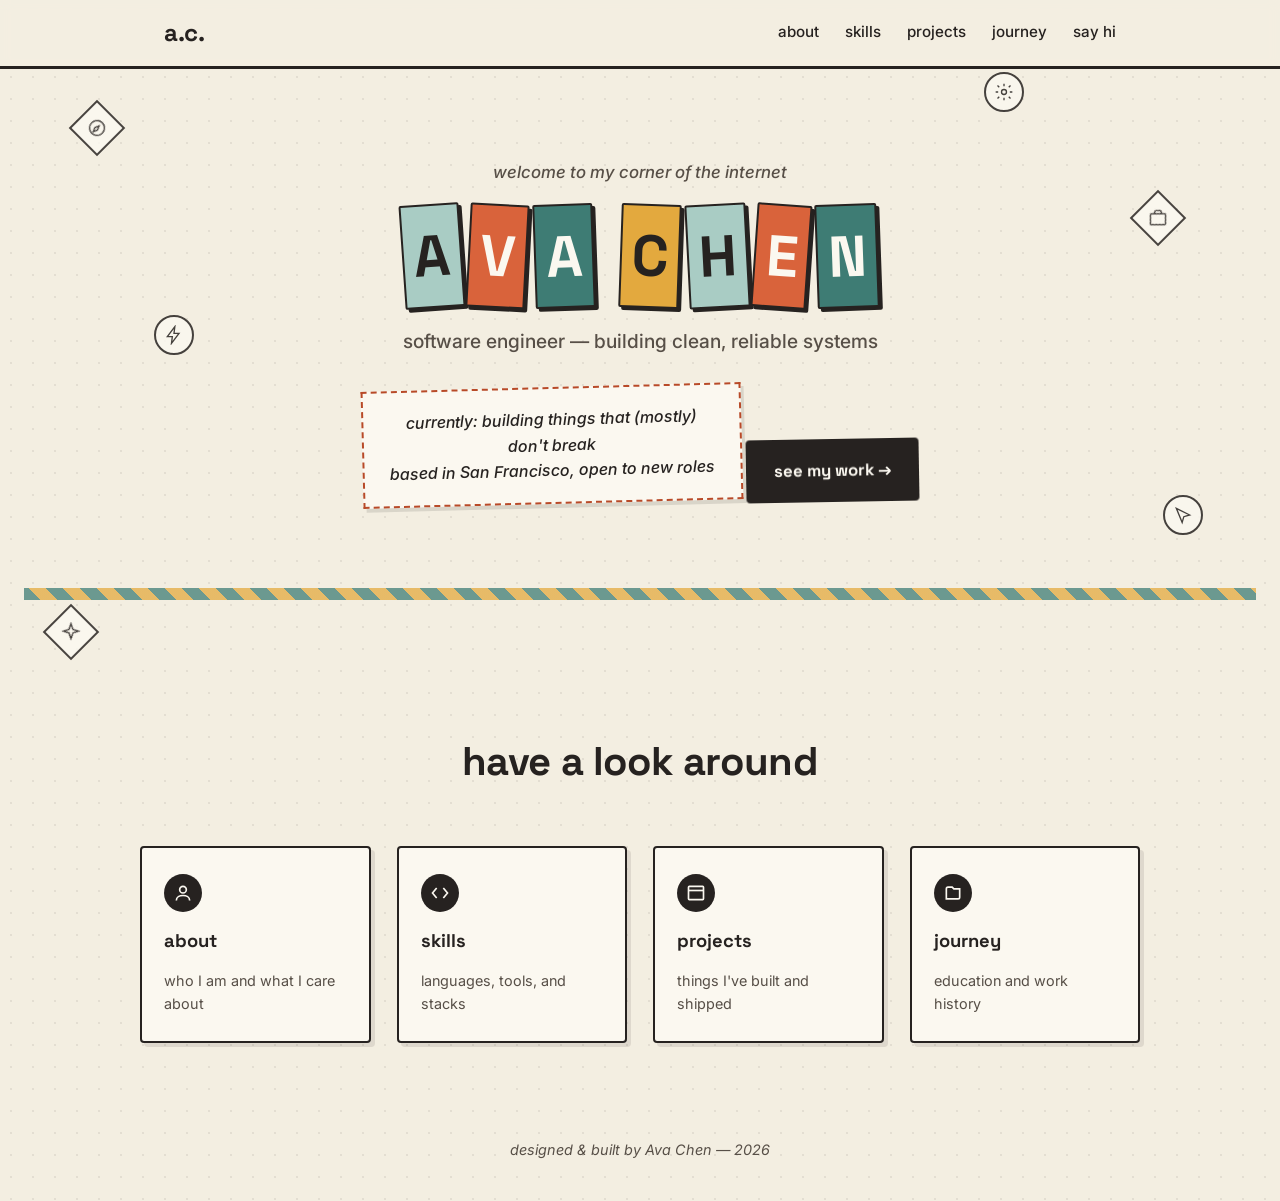
<file: index.html>
<!DOCTYPE html>
<html lang="en">
<head>
<meta charset="UTF-8">
<meta name="viewport" content="width=device-width, initial-scale=1.0">
<title>Ava Chen — Software Engineer</title>
<meta name="description" content="Ava Chen — software engineer portfolio">
<link rel="preconnect" href="https://fonts.googleapis.com">
<link rel="preconnect" href="https://fonts.gstatic.com" crossorigin>
<link href="https://fonts.googleapis.com/css2?family=Space+Grotesk:wght@500;700&family=Inter:ital,wght@0,400;0,500;0,600;0,700;1,400;1,500&display=swap" rel="stylesheet">
<link rel="stylesheet" href="style.css">

</head>
<body>

<div class="floaters" aria-hidden="true">
  <span class="floater diamond s1"><svg viewBox="0 0 24 24" fill="none" stroke="#262220" stroke-width="1.6"><circle cx="12" cy="12" r="9"/><path d="M14.5 9.5l-2 5-5 2 2-5z"/></svg></span>
  <span class="floater h1"><svg viewBox="0 0 24 24" fill="none" stroke="#262220" stroke-width="1.6"><circle cx="12" cy="12" r="3"/><path d="M12 2v3M12 19v3M4.2 4.2l2.1 2.1M17.7 17.7l2.1 2.1M2 12h3M19 12h3M4.2 19.8l2.1-2.1M17.7 6.3l2.1-2.1"/></svg></span>
  <span class="floater diamond s2"><svg viewBox="0 0 24 24" fill="none" stroke="#262220" stroke-width="1.6"><rect x="3" y="7" width="18" height="13" rx="1"/><path d="M8 7V5a2 2 0 012-2h4a2 2 0 012 2v2"/></svg></span>
  <span class="floater b1"><svg viewBox="0 0 24 24" fill="none" stroke="#262220" stroke-width="1.6"><path d="M13 2L4 14h6l-1 8 9-12h-6l1-8z"/></svg></span>
  <span class="floater diamond s3"><svg viewBox="0 0 24 24" fill="none" stroke="#262220" stroke-width="1.6"><path d="M12 2l2.4 6.9L21 11l-6.6 2.1L12 20l-2.4-6.9L3 11l6.6-2.1z"/></svg></span>
  <span class="floater h2"><svg viewBox="0 0 24 24" fill="none" stroke="#262220" stroke-width="1.6"><path d="M4 4l16 8-7 2-2 7z"/></svg></span>
</div>

<nav class="tape-nav">
  <div class="nav-inner">
    <a href="index.html" class="nav-logo">a.c.</a>
    <div class="nav-links">
      <a href="about.html">about</a>
      <a href="skills.html">skills</a>
      <a href="projects.html">projects</a>
      <a href="journey.html">journey</a>
      <a href="contact.html">say hi</a>
    </div>
  </div>
</nav>

<!-- ============ HERO ============ -->
<header id="top" class="hero">
  <div class="hero-inner">
    <p class="kicker">welcome to my corner of the internet</p>
    <h1 class="cutout-title" aria-label="Ava Chen">
      <span class="cutout tape-blue">A</span><span class="cutout tape-pink">V</span><span class="cutout tape-green">A</span>
      <span class="cutout-gap"></span>
      <span class="cutout tape-yellow">C</span><span class="cutout tape-blue">H</span><span class="cutout tape-pink">E</span><span class="cutout tape-green">N</span>
    </h1>
    <p class="hero-sub">software engineer — building clean, reliable systems</p>
    <div class="sticky-note note-rotate-1">
      <p>currently: building things that (mostly) don't break<br>based in San Francisco, open to new roles</p>
    </div>
    <a href="projects.html" class="btn-stamp">see my work &rarr;</a>
  </div>
  <div class="washi-strip"></div>
</header>

<!-- ============ SITE MAP / QUICK LINKS ============ -->
<section class="section">
  <div class="section-inner">
    <h2 class="handwritten-heading center">have a look around</h2>
    <div class="skills-grid">

      <a href="about.html" class="skill-card tilt-a link-card">
        <span class="skill-sticker"><svg viewBox="0 0 24 24" fill="none" stroke="currentColor" stroke-width="2"><circle cx="12" cy="8" r="4"/><path d="M4 21c0-4 4-6 8-6s8 2 8 6"/></svg></span>
        <h3>about</h3>
        <p class="link-card-desc">who I am and what I care about</p>
      </a>

      <a href="skills.html" class="skill-card tilt-b link-card">
        <span class="skill-sticker"><svg viewBox="0 0 24 24" fill="none" stroke="currentColor" stroke-width="2"><polyline points="8 6 3 12 8 18"/><polyline points="16 6 21 12 16 18"/></svg></span>
        <h3>skills</h3>
        <p class="link-card-desc">languages, tools, and stacks</p>
      </a>

      <a href="projects.html" class="skill-card tilt-a link-card">
        <span class="skill-sticker"><svg viewBox="0 0 24 24" fill="none" stroke="currentColor" stroke-width="2"><rect x="3" y="4" width="18" height="16" rx="1"/><path d="M3 9h18"/></svg></span>
        <h3>projects</h3>
        <p class="link-card-desc">things I've built and shipped</p>
      </a>

      <a href="journey.html" class="skill-card tilt-b link-card">
        <span class="skill-sticker"><svg viewBox="0 0 24 24" fill="none" stroke="currentColor" stroke-width="2"><path d="M4 19V7a2 2 0 012-2h5l2 2h7v10a2 2 0 01-2 2H4z"/></svg></span>
        <h3>journey</h3>
        <p class="link-card-desc">education and work history</p>
      </a>

    </div>
  </div>
</section>

<footer class="footer">
  <p>designed &amp; built by Ava Chen — <span id="year"></span></p>
</footer>

<script src="script.js"></script>
</body>
</html>
</file>
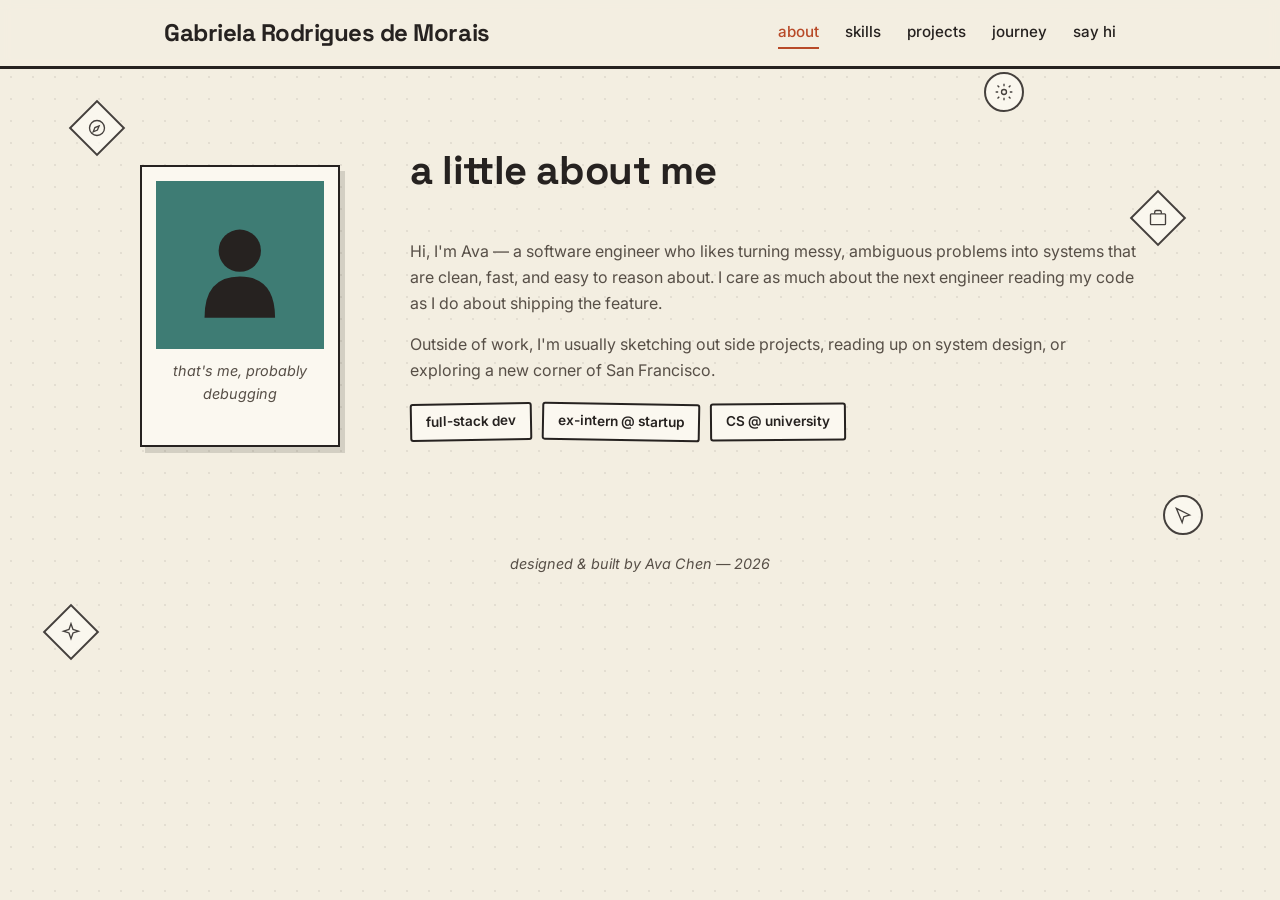
<file: about.html>
<!DOCTYPE html>
<html lang="en">
<head>
<meta charset="UTF-8">
<meta name="viewport" content="width=device-width, initial-scale=1.0">
<title>About — Ava Chen</title>
<meta name="description" content="Gabriela Rodrigues de Morais - CS portfolio">
<link rel="preconnect" href="https://fonts.googleapis.com">
<link rel="preconnect" href="https://fonts.gstatic.com" crossorigin>
<link href="https://fonts.googleapis.com/css2?family=Space+Grotesk:wght@500;700&family=Inter:ital,wght@0,400;0,500;0,600;0,700;1,400;1,500&display=swap" rel="stylesheet">
<link rel="stylesheet" href="style.css">

</head>
<body>

<div class="floaters" aria-hidden="true">
  <span class="floater diamond s1"><svg viewBox="0 0 24 24" fill="none" stroke="#262220" stroke-width="1.6"><circle cx="12" cy="12" r="9"/><path d="M14.5 9.5l-2 5-5 2 2-5z"/></svg></span>
  <span class="floater h1"><svg viewBox="0 0 24 24" fill="none" stroke="#262220" stroke-width="1.6"><circle cx="12" cy="12" r="3"/><path d="M12 2v3M12 19v3M4.2 4.2l2.1 2.1M17.7 17.7l2.1 2.1M2 12h3M19 12h3M4.2 19.8l2.1-2.1M17.7 6.3l2.1-2.1"/></svg></span>
  <span class="floater diamond s2"><svg viewBox="0 0 24 24" fill="none" stroke="#262220" stroke-width="1.6"><rect x="3" y="7" width="18" height="13" rx="1"/><path d="M8 7V5a2 2 0 012-2h4a2 2 0 012 2v2"/></svg></span>
  <span class="floater b1"><svg viewBox="0 0 24 24" fill="none" stroke="#262220" stroke-width="1.6"><path d="M13 2L4 14h6l-1 8 9-12h-6l1-8z"/></svg></span>
  <span class="floater diamond s3"><svg viewBox="0 0 24 24" fill="none" stroke="#262220" stroke-width="1.6"><path d="M12 2l2.4 6.9L21 11l-6.6 2.1L12 20l-2.4-6.9L3 11l6.6-2.1z"/></svg></span>
  <span class="floater h2"><svg viewBox="0 0 24 24" fill="none" stroke="#262220" stroke-width="1.6"><path d="M4 4l16 8-7 2-2 7z"/></svg></span>
</div>

<nav class="tape-nav">
  <div class="nav-inner">
    <a href="index.html" class="nav-logo">Gabriela Rodrigues de Morais</a>
    <div class="nav-links">
      <a href="about.html" class="active" aria-current="page">about</a>
      <a href="skills.html">skills</a>
      <a href="projects.html">projects</a>
      <a href="journey.html">journey</a>
      <a href="contact.html">say hi</a>
    </div>
  </div>
</nav>

<section id="about" class="section page-section">
  <div class="section-inner about-grid">
    <div class="polaroid pol-rotate-1">
      <div class="polaroid-photo" aria-hidden="true">
        <svg viewBox="0 0 100 100" xmlns="http://www.w3.org/2000/svg">
          <circle cx="50" cy="38" r="18" fill="#262220"/>
          <path d="M20 95 Q20 60 50 60 Q80 60 80 95 Z" fill="#262220"/>
        </svg>
      </div>
      <p class="polaroid-caption">that's me, probably debugging</p>
    </div>
    <div class="about-text">
      <h2 class="handwritten-heading">a little about me</h2>
      <p>Hi, I'm Ava — a software engineer who likes turning messy, ambiguous problems into systems that are clean, fast, and easy to reason about. I care as much about the next engineer reading my code as I do about shipping the feature.</p>
      <p>Outside of work, I'm usually sketching out side projects, reading up on system design, or exploring a new corner of San Francisco.</p>
      <div class="tag-strip">
        <span class="washi-tag">full-stack dev</span>
        <span class="washi-tag">ex-intern @ startup</span>
        <span class="washi-tag">CS @ university</span>
      </div>
    </div>
  </div>
</section>

<footer class="footer">
  <p>designed &amp; built by Ava Chen — <span id="year"></span></p>
</footer>

<script src="script.js"></script>
</body>
</html>
</file>
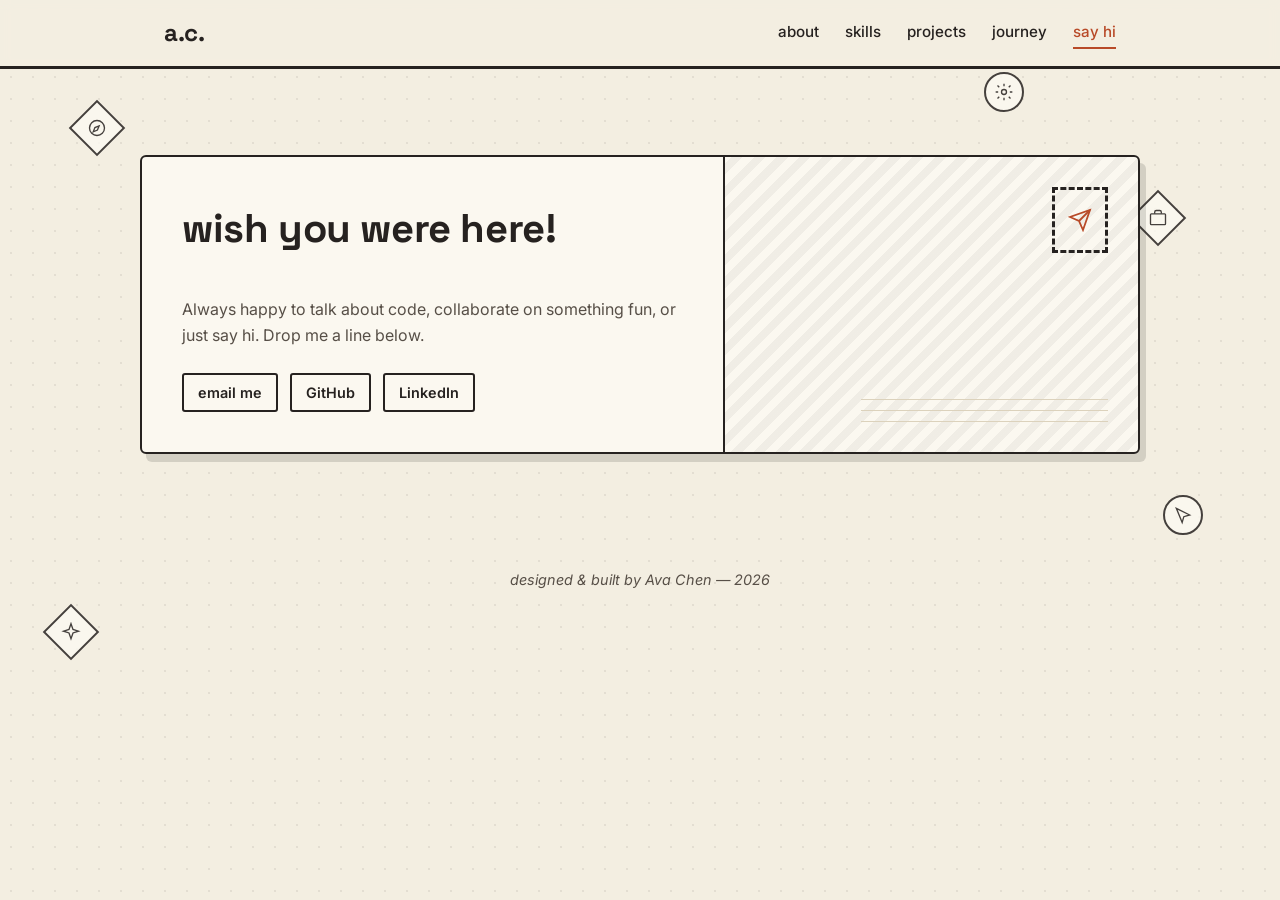
<file: contact.html>
<!DOCTYPE html>
<html lang="en">
<head>
<meta charset="UTF-8">
<meta name="viewport" content="width=device-width, initial-scale=1.0">
<title>Contact — Ava Chen</title>
<meta name="description" content="Ava Chen — software engineer portfolio">
<link rel="preconnect" href="https://fonts.googleapis.com">
<link rel="preconnect" href="https://fonts.gstatic.com" crossorigin>
<link href="https://fonts.googleapis.com/css2?family=Space+Grotesk:wght@500;700&family=Inter:ital,wght@0,400;0,500;0,600;0,700;1,400;1,500&display=swap" rel="stylesheet">
<link rel="stylesheet" href="style.css">

</head>
<body>

<div class="floaters" aria-hidden="true">
  <span class="floater diamond s1"><svg viewBox="0 0 24 24" fill="none" stroke="#262220" stroke-width="1.6"><circle cx="12" cy="12" r="9"/><path d="M14.5 9.5l-2 5-5 2 2-5z"/></svg></span>
  <span class="floater h1"><svg viewBox="0 0 24 24" fill="none" stroke="#262220" stroke-width="1.6"><circle cx="12" cy="12" r="3"/><path d="M12 2v3M12 19v3M4.2 4.2l2.1 2.1M17.7 17.7l2.1 2.1M2 12h3M19 12h3M4.2 19.8l2.1-2.1M17.7 6.3l2.1-2.1"/></svg></span>
  <span class="floater diamond s2"><svg viewBox="0 0 24 24" fill="none" stroke="#262220" stroke-width="1.6"><rect x="3" y="7" width="18" height="13" rx="1"/><path d="M8 7V5a2 2 0 012-2h4a2 2 0 012 2v2"/></svg></span>
  <span class="floater b1"><svg viewBox="0 0 24 24" fill="none" stroke="#262220" stroke-width="1.6"><path d="M13 2L4 14h6l-1 8 9-12h-6l1-8z"/></svg></span>
  <span class="floater diamond s3"><svg viewBox="0 0 24 24" fill="none" stroke="#262220" stroke-width="1.6"><path d="M12 2l2.4 6.9L21 11l-6.6 2.1L12 20l-2.4-6.9L3 11l6.6-2.1z"/></svg></span>
  <span class="floater h2"><svg viewBox="0 0 24 24" fill="none" stroke="#262220" stroke-width="1.6"><path d="M4 4l16 8-7 2-2 7z"/></svg></span>
</div>

<nav class="tape-nav">
  <div class="nav-inner">
    <a href="index.html" class="nav-logo">a.c.</a>
    <div class="nav-links">
      <a href="about.html">about</a>
      <a href="skills.html">skills</a>
      <a href="projects.html">projects</a>
      <a href="journey.html">journey</a>
      <a href="contact.html" class="active" aria-current="page">say hi</a>
    </div>
  </div>
</nav>

<section id="contact" class="section postcard-section page-section">
  <div class="section-inner">
    <div class="postcard">
      <div class="postcard-left">
        <h2 class="handwritten-heading">wish you were here!</h2>
        <p>Always happy to talk about code, collaborate on something fun, or just say hi. Drop me a line below.</p>
        <div class="postcard-links">
          <a href="mailto:ava.chen@example.com" class="stamp-link">email me</a>
          <a href="#" class="stamp-link">GitHub</a>
          <a href="#" class="stamp-link">LinkedIn</a>
        </div>
      </div>
      <div class="postcard-right" aria-hidden="true">
        <div class="stamp">
          <svg viewBox="0 0 24 24" fill="none" stroke="currentColor" stroke-width="1.8"><path d="M22 2L11 13"/><path d="M22 2l-7 20-4-9-9-4z"/></svg>
        </div>
        <div class="postcard-lines">
          <span></span><span></span><span></span>
        </div>
      </div>
    </div>
  </div>
</section>

<footer class="footer">
  <p>designed &amp; built by Ava Chen — <span id="year"></span></p>
</footer>

<script src="script.js"></script>
</body>
</html>
</file>
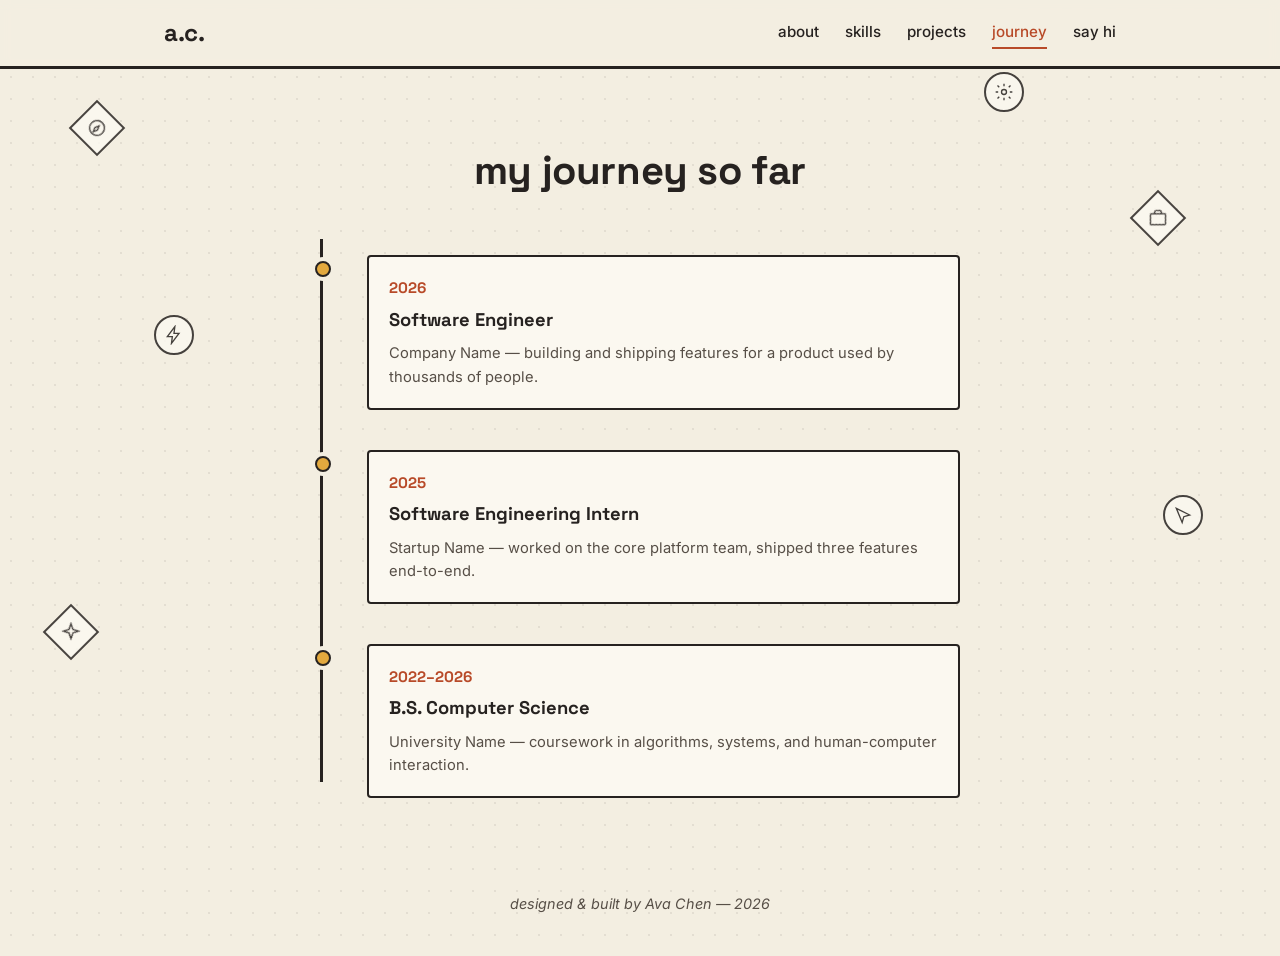
<file: journey.html>
<!DOCTYPE html>
<html lang="en">
<head>
<meta charset="UTF-8">
<meta name="viewport" content="width=device-width, initial-scale=1.0">
<title>Journey — Ava Chen</title>
<meta name="description" content="Ava Chen — software engineer portfolio">
<link rel="preconnect" href="https://fonts.googleapis.com">
<link rel="preconnect" href="https://fonts.gstatic.com" crossorigin>
<link href="https://fonts.googleapis.com/css2?family=Space+Grotesk:wght@500;700&family=Inter:ital,wght@0,400;0,500;0,600;0,700;1,400;1,500&display=swap" rel="stylesheet">
<link rel="stylesheet" href="style.css">

</head>
<body>

<div class="floaters" aria-hidden="true">
  <span class="floater diamond s1"><svg viewBox="0 0 24 24" fill="none" stroke="#262220" stroke-width="1.6"><circle cx="12" cy="12" r="9"/><path d="M14.5 9.5l-2 5-5 2 2-5z"/></svg></span>
  <span class="floater h1"><svg viewBox="0 0 24 24" fill="none" stroke="#262220" stroke-width="1.6"><circle cx="12" cy="12" r="3"/><path d="M12 2v3M12 19v3M4.2 4.2l2.1 2.1M17.7 17.7l2.1 2.1M2 12h3M19 12h3M4.2 19.8l2.1-2.1M17.7 6.3l2.1-2.1"/></svg></span>
  <span class="floater diamond s2"><svg viewBox="0 0 24 24" fill="none" stroke="#262220" stroke-width="1.6"><rect x="3" y="7" width="18" height="13" rx="1"/><path d="M8 7V5a2 2 0 012-2h4a2 2 0 012 2v2"/></svg></span>
  <span class="floater b1"><svg viewBox="0 0 24 24" fill="none" stroke="#262220" stroke-width="1.6"><path d="M13 2L4 14h6l-1 8 9-12h-6l1-8z"/></svg></span>
  <span class="floater diamond s3"><svg viewBox="0 0 24 24" fill="none" stroke="#262220" stroke-width="1.6"><path d="M12 2l2.4 6.9L21 11l-6.6 2.1L12 20l-2.4-6.9L3 11l6.6-2.1z"/></svg></span>
  <span class="floater h2"><svg viewBox="0 0 24 24" fill="none" stroke="#262220" stroke-width="1.6"><path d="M4 4l16 8-7 2-2 7z"/></svg></span>
</div>

<nav class="tape-nav">
  <div class="nav-inner">
    <a href="index.html" class="nav-logo">a.c.</a>
    <div class="nav-links">
      <a href="about.html">about</a>
      <a href="skills.html">skills</a>
      <a href="projects.html">projects</a>
      <a href="journey.html" class="active" aria-current="page">journey</a>
      <a href="contact.html">say hi</a>
    </div>
  </div>
</nav>

<section id="timeline" class="section page-section">
  <div class="section-inner">
    <h2 class="handwritten-heading center">my journey so far</h2>
    <div class="timeline">

      <div class="timeline-item left">
        <div class="timeline-tape"></div>
        <div class="timeline-card">
          <span class="timeline-date">2026</span>
          <h3>Software Engineer</h3>
          <p>Company Name — building and shipping features for a product used by thousands of people.</p>
        </div>
      </div>

      <div class="timeline-item right">
        <div class="timeline-tape"></div>
        <div class="timeline-card">
          <span class="timeline-date">2025</span>
          <h3>Software Engineering Intern</h3>
          <p>Startup Name — worked on the core platform team, shipped three features end-to-end.</p>
        </div>
      </div>

      <div class="timeline-item left">
        <div class="timeline-tape"></div>
        <div class="timeline-card">
          <span class="timeline-date">2022–2026</span>
          <h3>B.S. Computer Science</h3>
          <p>University Name — coursework in algorithms, systems, and human-computer interaction.</p>
        </div>
      </div>

    </div>
  </div>
</section>

<footer class="footer">
  <p>designed &amp; built by Ava Chen — <span id="year"></span></p>
</footer>

<script src="script.js"></script>
</body>
</html>
</file>
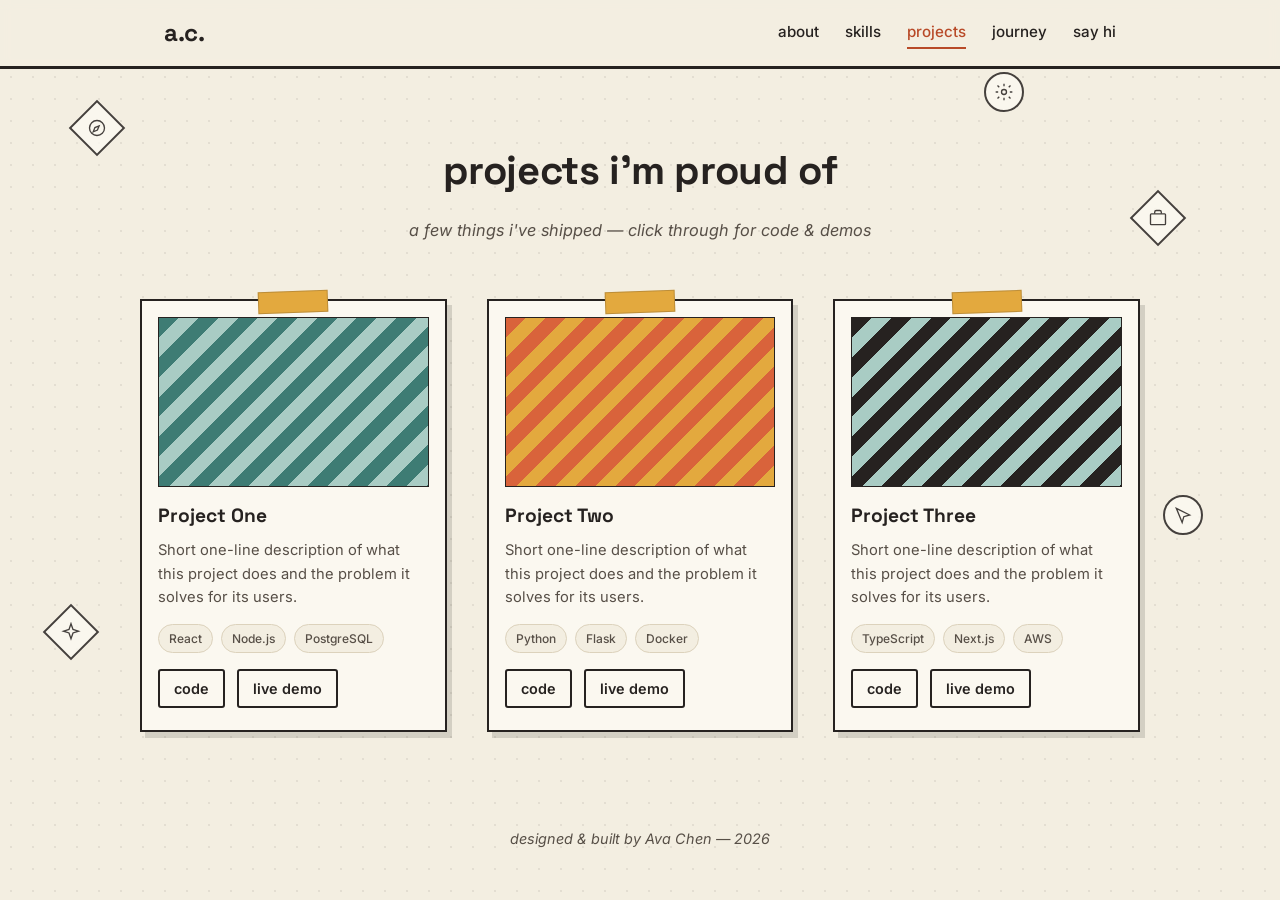
<file: projects.html>
<!DOCTYPE html>
<html lang="en">
<head>
<meta charset="UTF-8">
<meta name="viewport" content="width=device-width, initial-scale=1.0">
<title>Projects — Ava Chen</title>
<meta name="description" content="Ava Chen — software engineer portfolio">
<link rel="preconnect" href="https://fonts.googleapis.com">
<link rel="preconnect" href="https://fonts.gstatic.com" crossorigin>
<link href="https://fonts.googleapis.com/css2?family=Space+Grotesk:wght@500;700&family=Inter:ital,wght@0,400;0,500;0,600;0,700;1,400;1,500&display=swap" rel="stylesheet">
<link rel="stylesheet" href="style.css">

</head>
<body>

<div class="floaters" aria-hidden="true">
  <span class="floater diamond s1"><svg viewBox="0 0 24 24" fill="none" stroke="#262220" stroke-width="1.6"><circle cx="12" cy="12" r="9"/><path d="M14.5 9.5l-2 5-5 2 2-5z"/></svg></span>
  <span class="floater h1"><svg viewBox="0 0 24 24" fill="none" stroke="#262220" stroke-width="1.6"><circle cx="12" cy="12" r="3"/><path d="M12 2v3M12 19v3M4.2 4.2l2.1 2.1M17.7 17.7l2.1 2.1M2 12h3M19 12h3M4.2 19.8l2.1-2.1M17.7 6.3l2.1-2.1"/></svg></span>
  <span class="floater diamond s2"><svg viewBox="0 0 24 24" fill="none" stroke="#262220" stroke-width="1.6"><rect x="3" y="7" width="18" height="13" rx="1"/><path d="M8 7V5a2 2 0 012-2h4a2 2 0 012 2v2"/></svg></span>
  <span class="floater b1"><svg viewBox="0 0 24 24" fill="none" stroke="#262220" stroke-width="1.6"><path d="M13 2L4 14h6l-1 8 9-12h-6l1-8z"/></svg></span>
  <span class="floater diamond s3"><svg viewBox="0 0 24 24" fill="none" stroke="#262220" stroke-width="1.6"><path d="M12 2l2.4 6.9L21 11l-6.6 2.1L12 20l-2.4-6.9L3 11l6.6-2.1z"/></svg></span>
  <span class="floater h2"><svg viewBox="0 0 24 24" fill="none" stroke="#262220" stroke-width="1.6"><path d="M4 4l16 8-7 2-2 7z"/></svg></span>
</div>

<nav class="tape-nav">
  <div class="nav-inner">
    <a href="index.html" class="nav-logo">a.c.</a>
    <div class="nav-links">
      <a href="about.html">about</a>
      <a href="skills.html">skills</a>
      <a href="projects.html" class="active" aria-current="page">projects</a>
      <a href="journey.html">journey</a>
      <a href="contact.html">say hi</a>
    </div>
  </div>
</nav>

<section id="projects" class="section page-section">
  <div class="section-inner">
    <h2 class="handwritten-heading center">projects i'm proud of</h2>
    <p class="section-sub">a few things i've shipped — click through for code &amp; demos</p>

    <div class="projects-grid">

      <article class="proj-polaroid rotate-1">
        <div class="tape-corner"></div>
        <div class="proj-photo proj-photo-1"></div>
        <h3>Project One</h3>
        <p>Short one-line description of what this project does and the problem it solves for its users.</p>
        <div class="pill-row small">
          <span class="pill mini">React</span>
          <span class="pill mini">Node.js</span>
          <span class="pill mini">PostgreSQL</span>
        </div>
        <div class="proj-links">
          <a href="#" class="stamp-link">code</a>
          <a href="#" class="stamp-link">live demo</a>
        </div>
      </article>

      <article class="proj-polaroid rotate-2">
        <div class="tape-corner"></div>
        <div class="proj-photo proj-photo-2"></div>
        <h3>Project Two</h3>
        <p>Short one-line description of what this project does and the problem it solves for its users.</p>
        <div class="pill-row small">
          <span class="pill mini">Python</span>
          <span class="pill mini">Flask</span>
          <span class="pill mini">Docker</span>
        </div>
        <div class="proj-links">
          <a href="#" class="stamp-link">code</a>
          <a href="#" class="stamp-link">live demo</a>
        </div>
      </article>

      <article class="proj-polaroid rotate-3">
        <div class="tape-corner"></div>
        <div class="proj-photo proj-photo-3"></div>
        <h3>Project Three</h3>
        <p>Short one-line description of what this project does and the problem it solves for its users.</p>
        <div class="pill-row small">
          <span class="pill mini">TypeScript</span>
          <span class="pill mini">Next.js</span>
          <span class="pill mini">AWS</span>
        </div>
        <div class="proj-links">
          <a href="#" class="stamp-link">code</a>
          <a href="#" class="stamp-link">live demo</a>
        </div>
      </article>

    </div>
  </div>
</section>

<footer class="footer">
  <p>designed &amp; built by Ava Chen — <span id="year"></span></p>
</footer>

<script src="script.js"></script>
</body>
</html>
</file>
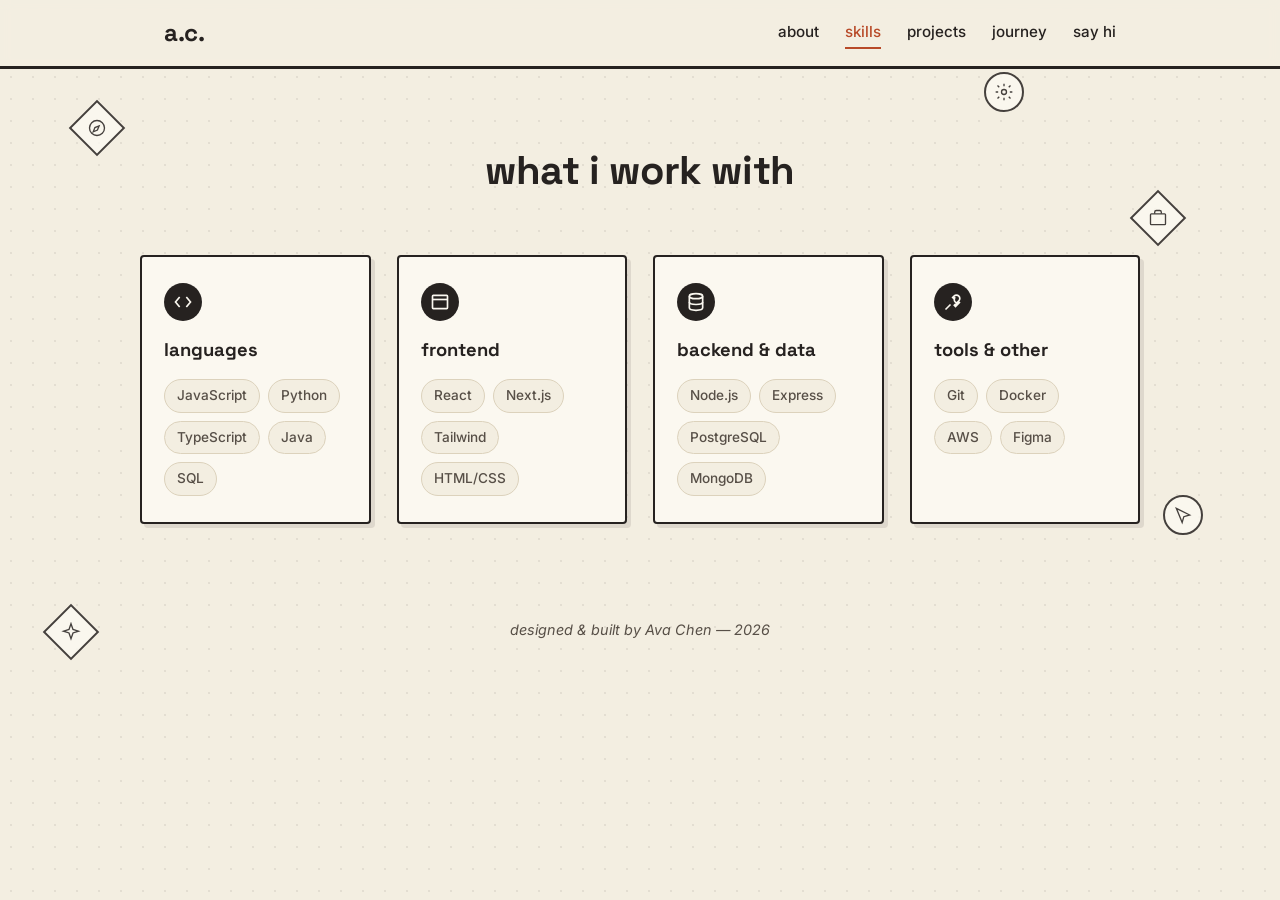
<file: skills.html>
<!DOCTYPE html>
<html lang="en">
<head>
<meta charset="UTF-8">
<meta name="viewport" content="width=device-width, initial-scale=1.0">
<title>Skills — Ava Chen</title>
<meta name="description" content="Ava Chen — software engineer portfolio">
<link rel="preconnect" href="https://fonts.googleapis.com">
<link rel="preconnect" href="https://fonts.gstatic.com" crossorigin>
<link href="https://fonts.googleapis.com/css2?family=Space+Grotesk:wght@500;700&family=Inter:ital,wght@0,400;0,500;0,600;0,700;1,400;1,500&display=swap" rel="stylesheet">
<link rel="stylesheet" href="style.css">

</head>
<body>

<div class="floaters" aria-hidden="true">
  <span class="floater diamond s1"><svg viewBox="0 0 24 24" fill="none" stroke="#262220" stroke-width="1.6"><circle cx="12" cy="12" r="9"/><path d="M14.5 9.5l-2 5-5 2 2-5z"/></svg></span>
  <span class="floater h1"><svg viewBox="0 0 24 24" fill="none" stroke="#262220" stroke-width="1.6"><circle cx="12" cy="12" r="3"/><path d="M12 2v3M12 19v3M4.2 4.2l2.1 2.1M17.7 17.7l2.1 2.1M2 12h3M19 12h3M4.2 19.8l2.1-2.1M17.7 6.3l2.1-2.1"/></svg></span>
  <span class="floater diamond s2"><svg viewBox="0 0 24 24" fill="none" stroke="#262220" stroke-width="1.6"><rect x="3" y="7" width="18" height="13" rx="1"/><path d="M8 7V5a2 2 0 012-2h4a2 2 0 012 2v2"/></svg></span>
  <span class="floater b1"><svg viewBox="0 0 24 24" fill="none" stroke="#262220" stroke-width="1.6"><path d="M13 2L4 14h6l-1 8 9-12h-6l1-8z"/></svg></span>
  <span class="floater diamond s3"><svg viewBox="0 0 24 24" fill="none" stroke="#262220" stroke-width="1.6"><path d="M12 2l2.4 6.9L21 11l-6.6 2.1L12 20l-2.4-6.9L3 11l6.6-2.1z"/></svg></span>
  <span class="floater h2"><svg viewBox="0 0 24 24" fill="none" stroke="#262220" stroke-width="1.6"><path d="M4 4l16 8-7 2-2 7z"/></svg></span>
</div>

<nav class="tape-nav">
  <div class="nav-inner">
    <a href="index.html" class="nav-logo">a.c.</a>
    <div class="nav-links">
      <a href="about.html">about</a>
      <a href="skills.html" class="active" aria-current="page">skills</a>
      <a href="projects.html">projects</a>
      <a href="journey.html">journey</a>
      <a href="contact.html">say hi</a>
    </div>
  </div>
</nav>

<section id="skills" class="section page-section">
  <div class="section-inner">
    <h2 class="handwritten-heading center">what i work with</h2>
    <div class="skills-grid">

      <div class="skill-card tilt-a">
        <span class="skill-sticker"><svg viewBox="0 0 24 24" fill="none" stroke="currentColor" stroke-width="2"><polyline points="8 6 3 12 8 18"/><polyline points="16 6 21 12 16 18"/></svg></span>
        <h3>languages</h3>
        <div class="pill-row">
          <span class="pill">JavaScript</span>
          <span class="pill">Python</span>
          <span class="pill">TypeScript</span>
          <span class="pill">Java</span>
          <span class="pill">SQL</span>
        </div>
      </div>

      <div class="skill-card tilt-b">
        <span class="skill-sticker"><svg viewBox="0 0 24 24" fill="none" stroke="currentColor" stroke-width="2"><rect x="3" y="4" width="18" height="16" rx="1"/><path d="M3 9h18"/></svg></span>
        <h3>frontend</h3>
        <div class="pill-row">
          <span class="pill">React</span>
          <span class="pill">Next.js</span>
          <span class="pill">Tailwind</span>
          <span class="pill">HTML/CSS</span>
        </div>
      </div>

      <div class="skill-card tilt-a">
        <span class="skill-sticker"><svg viewBox="0 0 24 24" fill="none" stroke="currentColor" stroke-width="2"><ellipse cx="12" cy="5" rx="8" ry="3"/><path d="M4 5v14c0 1.7 3.6 3 8 3s8-1.3 8-3V5"/><path d="M4 12c0 1.7 3.6 3 8 3s8-1.3 8-3"/></svg></span>
        <h3>backend &amp; data</h3>
        <div class="pill-row">
          <span class="pill">Node.js</span>
          <span class="pill">Express</span>
          <span class="pill">PostgreSQL</span>
          <span class="pill">MongoDB</span>
        </div>
      </div>

      <div class="skill-card tilt-b">
        <span class="skill-sticker"><svg viewBox="0 0 24 24" fill="none" stroke="currentColor" stroke-width="2"><path d="M14.7 6.3a4 4 0 105.7 5.7L15 17.4l-1.4-1.4 5.4-5.4a4 4 0 00-5.7-5.7l-1.7 1.7 1.4 1.4z"/><path d="M9 15l-6 6"/></svg></span>
        <h3>tools &amp; other</h3>
        <div class="pill-row">
          <span class="pill">Git</span>
          <span class="pill">Docker</span>
          <span class="pill">AWS</span>
          <span class="pill">Figma</span>
        </div>
      </div>

    </div>
  </div>
</section>

<footer class="footer">
  <p>designed &amp; built by Ava Chen — <span id="year"></span></p>
</footer>

<script src="script.js"></script>
</body>
</html>
</file>
<file: style.css>
/* ============================================
   TOKENS
============================================ */
:root {
  --cream: #F3EEE1;
  --paper: #FBF8F0;
  --coral: #D9633B;
  --coral-dark: #B84A28;
  --teal: #3E7C74;
  --teal-light: #A9CCC4;
  --mustard: #E3A93E;
  --charcoal: #262220;
  --ink-soft: #574F47;
  --line: #DCD2BC;

  --font-display: 'Space Grotesk', sans-serif;
  --font-accent: 'Inter', sans-serif;
  --font-body: 'Inter', sans-serif;
}

* { box-sizing: border-box; }

html {
  scroll-behavior: smooth;
}

@media (prefers-reduced-motion: reduce) {
  html { scroll-behavior: auto; }
  * { animation-duration: 0.01ms !important; animation-iteration-count: 1 !important; transition-duration: 0.01ms !important; }
}

body {
  margin: 0;
  background: var(--cream);
  background-image:
    radial-gradient(circle, rgba(38,34,32,0.08) 1px, transparent 1px);
  background-size: 22px 22px;
  color: var(--charcoal);
  font-family: var(--font-body);
  line-height: 1.6;
  overflow-x: hidden;
}

a { color: inherit; }
h1, h2, h3 { margin: 0; }
img { max-width: 100%; display: block; }

:focus-visible {
  outline: 3px solid var(--coral-dark);
  outline-offset: 3px;
}

/* ============================================
   FLOATING ICON BADGES
============================================ */
.floaters {
  position: fixed;
  inset: 0;
  pointer-events: none;
  z-index: 1;
}
.floater {
  position: absolute;
  opacity: 0;
  display: flex;
  align-items: center;
  justify-content: center;
  width: 40px;
  height: 40px;
  background: var(--paper);
  border: 2px solid var(--charcoal);
  transform-origin: center;
  animation: floaterIn 1s ease forwards, drift 7s ease-in-out infinite;
}
.floater svg { width: 20px; height: 20px; }
.diamond { transform: rotate(45deg); }
.diamond svg { transform: rotate(-45deg); }

.s1 { top: 12%; left: 6%; animation-delay: 0.1s, 1.1s; }
.s2 { top: 22%; right: 8%; animation-delay: 0.4s, 1.4s; }
.s3 { top: 68%; left: 4%; animation-delay: 0.7s, 1.7s; }
.h1 { top: 8%; right: 20%; animation-delay: 0.3s, 1.3s; }
.h2 { top: 55%; right: 6%; animation-delay: 0.6s, 1.6s; }
.b1 { top: 35%; left: 12%; animation-delay: 0.5s, 1.5s; }

@keyframes floaterIn {
  to { opacity: 0.85; }
}
@keyframes drift {
  0%, 100% { transform: translateY(0) rotate(45deg); }
  50% { transform: translateY(-12px) rotate(50deg); }
}
.diamond.s1, .diamond.s2, .diamond.s3, .diamond.h1, .diamond.h2, .diamond.b1 {}
.floater:not(.diamond) {
  border-radius: 50%;
}
@keyframes driftRound {
  0%, 100% { transform: translateY(0) rotate(0deg); }
  50% { transform: translateY(-12px) rotate(-6deg); }
}
.floater:not(.diamond) { animation-name: floaterIn, driftRound; }

/* ============================================
   NAV
============================================ */
.tape-nav {
  position: sticky;
  top: 0;
  z-index: 50;
  background: rgba(243, 238, 225, 0.92);
  backdrop-filter: blur(6px);
  border-bottom: 3px solid var(--charcoal);
}
.nav-inner {
  max-width: 1000px;
  margin: 0 auto;
  padding: 14px 24px;
  display: flex;
  justify-content: space-between;
  align-items: center;
}
.nav-logo {
  font-family: var(--font-display);
  font-size: 1.5rem;
  font-weight: 700;
  color: var(--charcoal);
  text-decoration: none;
  letter-spacing: -0.02em;
}
.nav-links {
  display: flex;
  gap: 26px;
}
.nav-links a {
  text-decoration: none;
  font-family: var(--font-body);
  font-weight: 500;
  font-size: 0.95rem;
  color: var(--charcoal);
  position: relative;
  padding-bottom: 2px;
}
.nav-links a:hover {
  color: var(--coral-dark);
}
.nav-links a::after {
  content: '';
  position: absolute;
  left: 0; right: 0; bottom: -3px;
  height: 2px;
  background: var(--mustard);
  transform: scaleX(0);
  transition: transform 0.2s ease;
}
.nav-links a:hover::after { transform: scaleX(1); }
.nav-links a.active {
  color: var(--coral-dark);
}
.nav-links a.active::after {
  transform: scaleX(1);
  background: var(--coral-dark);
}

.page-section {
  padding-top: 100px;
}

@media (max-width: 640px) {
  .nav-links { gap: 12px; }
  .nav-links a { font-size: 0.82rem; }
}

/* ============================================
   HERO
============================================ */
.hero {
  position: relative;
  padding: 90px 24px 60px;
  text-align: center;
  z-index: 2;
}
.hero-inner {
  max-width: 720px;
  margin: 0 auto;
}
.kicker {
  font-family: var(--font-accent);
  font-style: italic;
  font-weight: 500;
  color: var(--ink-soft);
  font-size: 1.05rem;
  margin: 0 0 18px;
}
.cutout-title {
  display: flex;
  justify-content: center;
  flex-wrap: wrap;
  gap: 6px;
  margin-bottom: 18px;
}
.cutout {
  font-family: var(--font-display);
  font-weight: 700;
  font-size: clamp(2rem, 7vw, 3.6rem);
  letter-spacing: -0.01em;
  color: var(--paper);
  padding: 4px 10px;
  border-radius: 2px;
  border: 2px solid var(--charcoal);
  box-shadow: 3px 3px 0 var(--charcoal);
  transform: rotate(var(--r, -3deg));
}
.cutout:nth-child(1){ --r: -4deg; }
.cutout:nth-child(2){ --r: 3deg; }
.cutout:nth-child(3){ --r: -2deg; }
.cutout:nth-child(5){ --r: 2deg; }
.cutout:nth-child(6){ --r: -3deg; }
.cutout:nth-child(7){ --r: 4deg; }
.cutout:nth-child(8){ --r: -2deg; }
.cutout-gap { flex-basis: 100%; height: 0; }
@media (min-width: 560px) { .cutout-gap { flex-basis: 14px; height: auto; } }

.tape-blue { background: var(--teal-light); color: var(--charcoal); }
.tape-pink { background: var(--coral); color: var(--paper); }
.tape-green { background: var(--teal); color: var(--paper); }
.tape-yellow { background: var(--mustard); color: var(--charcoal); }

.hero-sub {
  font-family: var(--font-body);
  font-weight: 500;
  font-size: 1.2rem;
  color: var(--ink-soft);
  margin: 0 0 30px;
}

.sticky-note {
  display: inline-block;
  background: var(--paper);
  color: var(--charcoal);
  font-family: var(--font-accent);
  font-style: italic;
  font-weight: 500;
  font-size: 1rem;
  padding: 18px 22px;
  max-width: 380px;
  border: 2px dashed var(--coral-dark);
  box-shadow: 3px 4px 0 rgba(38,34,32,0.12);
  margin-bottom: 34px;
}
.note-rotate-1 { transform: rotate(-1.5deg); }
.sticky-note p { margin: 0; }

.btn-stamp {
  display: inline-block;
  font-family: var(--font-display);
  font-weight: 700;
  font-size: 1.05rem;
  text-decoration: none;
  color: var(--paper);
  background: var(--charcoal);
  border: 2px solid var(--charcoal);
  border-radius: 4px;
  padding: 16px 26px;
  transform: rotate(-1deg);
  transition: transform 0.2s ease, background 0.2s ease;
}
.btn-stamp:hover {
  transform: rotate(0deg) scale(1.03);
  background: var(--coral-dark);
  border-color: var(--coral-dark);
}

.washi-strip {
  height: 12px;
  margin-top: 50px;
  background: repeating-linear-gradient(
    45deg,
    var(--teal),
    var(--teal) 12px,
    var(--mustard) 12px,
    var(--mustard) 24px
  );
  opacity: 0.75;
}

/* ============================================
   SECTIONS (generic)
============================================ */
.section {
  position: relative;
  padding: 70px 24px;
  z-index: 2;
}
.section-alt {
  background: rgba(62, 124, 116, 0.08);
  border-top: 2px solid var(--line);
  border-bottom: 2px solid var(--line);
}
.section-inner {
  max-width: 1000px;
  margin: 0 auto;
}
.handwritten-heading {
  font-family: var(--font-display);
  font-weight: 700;
  letter-spacing: -0.01em;
  font-size: clamp(1.8rem, 4.5vw, 2.5rem);
  color: var(--charcoal);
  margin-bottom: 36px;
}
.handwritten-heading.center { text-align: center; }
.section-sub {
  text-align: center;
  font-family: var(--font-accent);
  font-style: italic;
  font-size: 1.02rem;
  color: var(--ink-soft);
  margin-top: -22px;
  margin-bottom: 40px;
}

/* ============================================
   ABOUT
============================================ */
.about-grid {
  display: grid;
  grid-template-columns: 220px 1fr;
  gap: 50px;
  align-items: center;
}
@media (max-width: 700px) {
  .about-grid { grid-template-columns: 1fr; justify-items: center; text-align: center; }
}

.polaroid {
  background: var(--paper);
  padding: 14px 14px 40px;
  border: 2px solid var(--charcoal);
  box-shadow: 5px 6px 0 rgba(38,34,32,0.15);
  width: 200px;
}
.pol-rotate-1 { transform: rotate(-3deg); }
.polaroid-photo {
  background: var(--teal);
  aspect-ratio: 1;
  display: flex;
  align-items: center;
  justify-content: center;
  overflow: hidden;
}
.polaroid-photo svg { width: 70%; height: 70%; }
.polaroid-caption {
  font-family: var(--font-accent);
  font-style: italic;
  text-align: center;
  margin: 10px 0 0;
  font-size: 0.9rem;
  color: var(--ink-soft);
}

.about-text p { margin: 0 0 16px; color: var(--ink-soft); }
.tag-strip {
  display: flex;
  gap: 10px;
  flex-wrap: wrap;
  margin-top: 20px;
}
@media (max-width: 700px) { .tag-strip { justify-content: center; } }
.washi-tag {
  font-family: var(--font-body);
  font-weight: 600;
  font-size: 0.85rem;
  background: var(--paper);
  border: 2px solid var(--charcoal);
  color: var(--charcoal);
  padding: 6px 14px;
  border-radius: 3px;
  transform: rotate(-1deg);
}
.washi-tag:nth-child(2) { transform: rotate(1deg); }
.washi-tag:nth-child(3) { transform: rotate(-0.5deg); }

/* ============================================
   SKILLS
============================================ */
.skills-grid {
  display: grid;
  grid-template-columns: repeat(auto-fit, minmax(220px, 1fr));
  gap: 26px;
}
.skill-card {
  background: var(--paper);
  border: 2px solid var(--charcoal);
  border-radius: 4px;
  padding: 26px 22px;
  position: relative;
  transition: transform 0.2s ease, box-shadow 0.2s ease;
  box-shadow: 4px 4px 0 rgba(38,34,32,0.1);
}
.tilt-a { transform: rotate(-0.8deg); }
.tilt-b { transform: rotate(0.8deg); }
.skill-card:hover { transform: rotate(0deg) translateY(-4px); box-shadow: 5px 6px 0 rgba(38,34,32,0.15); }
.skill-sticker {
  display: flex;
  align-items: center;
  justify-content: center;
  width: 38px;
  height: 38px;
  background: var(--charcoal);
  border-radius: 50%;
  margin-bottom: 14px;
}
.skill-sticker svg { width: 20px; height: 20px; stroke: var(--paper); }
.skill-card h3 {
  font-family: var(--font-display);
  font-weight: 700;
  font-size: 1.15rem;
  color: var(--charcoal);
  margin-bottom: 14px;
}
.pill-row { display: flex; flex-wrap: wrap; gap: 8px; }
.pill {
  font-size: 0.85rem;
  font-weight: 500;
  background: var(--cream);
  border: 1px solid var(--line);
  color: var(--ink-soft);
  padding: 5px 12px;
  border-radius: 20px;
}
.pill.mini { font-size: 0.75rem; padding: 4px 10px; }

.link-card {
  text-decoration: none;
  color: var(--charcoal);
  cursor: pointer;
}
.link-card-desc {
  margin: 0;
  font-size: 0.9rem;
  color: var(--ink-soft);
}
.link-card:hover {
  transform: rotate(0deg) translateY(-4px);
  box-shadow: 5px 6px 0 rgba(38,34,32,0.15);
}

/* ============================================
   PROJECTS
============================================ */
.projects-grid {
  display: grid;
  grid-template-columns: repeat(auto-fit, minmax(270px, 1fr));
  gap: 40px;
}
.proj-polaroid {
  background: var(--paper);
  padding: 16px 16px 22px;
  border: 2px solid var(--charcoal);
  box-shadow: 5px 6px 0 rgba(38,34,32,0.15);
  position: relative;
  transition: transform 0.25s ease, box-shadow 0.25s ease;
}
.rotate-1 { transform: rotate(-1.5deg); }
.rotate-2 { transform: rotate(1deg); }
.rotate-3 { transform: rotate(-0.8deg); }
.proj-polaroid:hover {
  transform: rotate(0deg) translateY(-6px);
  box-shadow: 6px 9px 0 rgba(38,34,32,0.2);
}
.tape-corner {
  position: absolute;
  top: -10px;
  left: 50%;
  transform: translateX(-50%) rotate(-2deg);
  width: 70px;
  height: 22px;
  background: var(--mustard);
  border: 1px solid rgba(38,34,32,0.2);
}
.proj-photo {
  aspect-ratio: 16/10;
  margin-bottom: 14px;
  background-size: cover;
  background-position: center;
  border: 1px solid var(--charcoal);
}
.proj-photo-1 { background: repeating-linear-gradient(135deg, var(--teal), var(--teal) 14px, var(--teal-light) 14px, var(--teal-light) 28px); }
.proj-photo-2 { background: repeating-linear-gradient(135deg, var(--coral), var(--coral) 14px, var(--mustard) 14px, var(--mustard) 28px); }
.proj-photo-3 { background: repeating-linear-gradient(135deg, var(--charcoal), var(--charcoal) 14px, var(--teal-light) 14px, var(--teal-light) 28px); }
.proj-polaroid h3 {
  font-family: var(--font-display);
  font-weight: 700;
  font-size: 1.2rem;
  color: var(--charcoal);
  margin-bottom: 8px;
}
.proj-polaroid p {
  font-size: 0.92rem;
  color: var(--ink-soft);
  margin: 0 0 14px;
}
.pill-row.small { margin-bottom: 16px; }
.proj-links { display: flex; gap: 12px; }
.stamp-link {
  font-family: var(--font-body);
  font-weight: 600;
  font-size: 0.9rem;
  text-decoration: none;
  color: var(--charcoal);
  border: 2px solid var(--charcoal);
  padding: 6px 14px;
  border-radius: 3px;
  transition: background 0.2s ease, color 0.2s ease;
}
.stamp-link:hover { background: var(--charcoal); color: var(--paper); }

/* ============================================
   TIMELINE
============================================ */
.timeline {
  position: relative;
  max-width: 640px;
  margin: 0 auto;
  padding-left: 24px;
  border-left: 3px solid var(--charcoal);
}
.timeline-item {
  position: relative;
  margin-bottom: 40px;
  padding-left: 20px;
}
.timeline-item:last-child { margin-bottom: 0; }
.timeline-tape {
  position: absolute;
  left: -32px;
  top: 6px;
  width: 16px;
  height: 16px;
  background: var(--mustard);
  border: 2px solid var(--charcoal);
  border-radius: 50%;
  box-shadow: 0 0 0 4px var(--cream);
}
.timeline-card {
  background: var(--paper);
  border: 2px solid var(--charcoal);
  border-radius: 4px;
  padding: 18px 20px;
}
.timeline-date {
  font-family: var(--font-display);
  font-weight: 700;
  color: var(--coral-dark);
  font-size: 0.95rem;
}
.timeline-card h3 {
  font-family: var(--font-display);
  font-weight: 700;
  font-size: 1.15rem;
  margin: 4px 0 8px;
}
.timeline-card p { margin: 0; font-size: 0.92rem; color: var(--ink-soft); }

/* ============================================
   CONTACT / POSTCARD
============================================ */
.postcard-section { padding-bottom: 90px; }
.postcard {
  background: var(--paper);
  border: 2px solid var(--charcoal);
  border-radius: 6px;
  display: grid;
  grid-template-columns: 1.4fr 1fr;
  box-shadow: 6px 8px 0 rgba(38,34,32,0.15);
  overflow: hidden;
}
@media (max-width: 640px) {
  .postcard { grid-template-columns: 1fr; }
}
.postcard-left {
  padding: 40px;
}
.postcard-left p {
  color: var(--ink-soft);
  margin: 14px 0 24px;
}
.postcard-links {
  display: flex;
  gap: 12px;
  flex-wrap: wrap;
}
.postcard-right {
  background: repeating-linear-gradient(
    -45deg, transparent, transparent 8px, rgba(38,34,32,0.05) 8px, rgba(38,34,32,0.05) 16px
  );
  border-left: 2px solid var(--charcoal);
  padding: 30px;
  display: flex;
  flex-direction: column;
  align-items: flex-end;
  justify-content: space-between;
}
@media (max-width: 640px) {
  .postcard-right { border-left: none; border-top: 2px solid var(--charcoal); align-items: flex-start; }
}
.stamp {
  width: 56px;
  height: 66px;
  border: 3px dashed var(--charcoal);
  display: flex;
  align-items: center;
  justify-content: center;
  color: var(--coral-dark);
}
.stamp svg { width: 24px; height: 24px; }
.postcard-lines { display: flex; flex-direction: column; gap: 10px; width: 100%; }
.postcard-lines span {
  display: block;
  height: 1px;
  background: var(--line);
  width: 70%;
  margin-left: auto;
}
@media (max-width: 640px) {
  .postcard-lines span { margin-left: 0; }
}

/* ============================================
   FOOTER
============================================ */
.footer {
  text-align: center;
  padding: 26px;
  font-family: var(--font-accent);
  font-style: italic;
  color: var(--ink-soft);
  font-size: 0.9rem;
}
</file>
